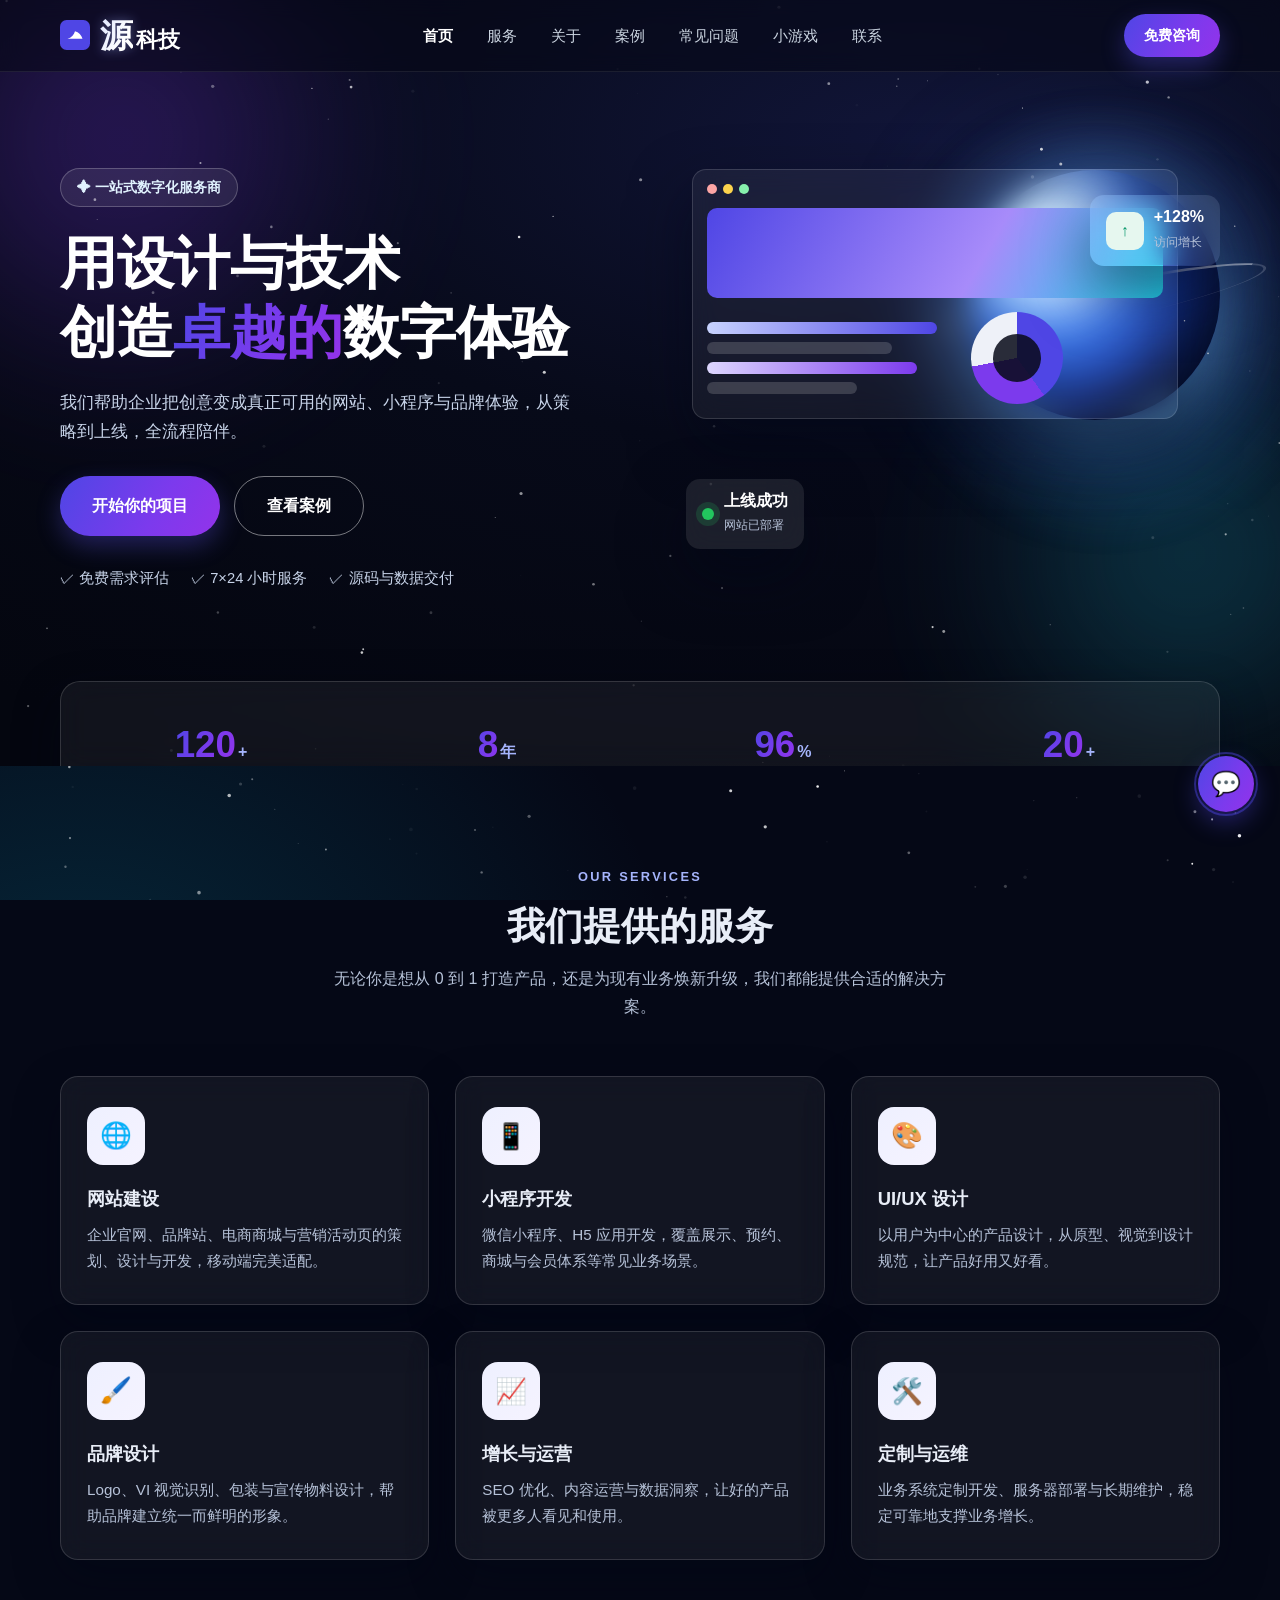
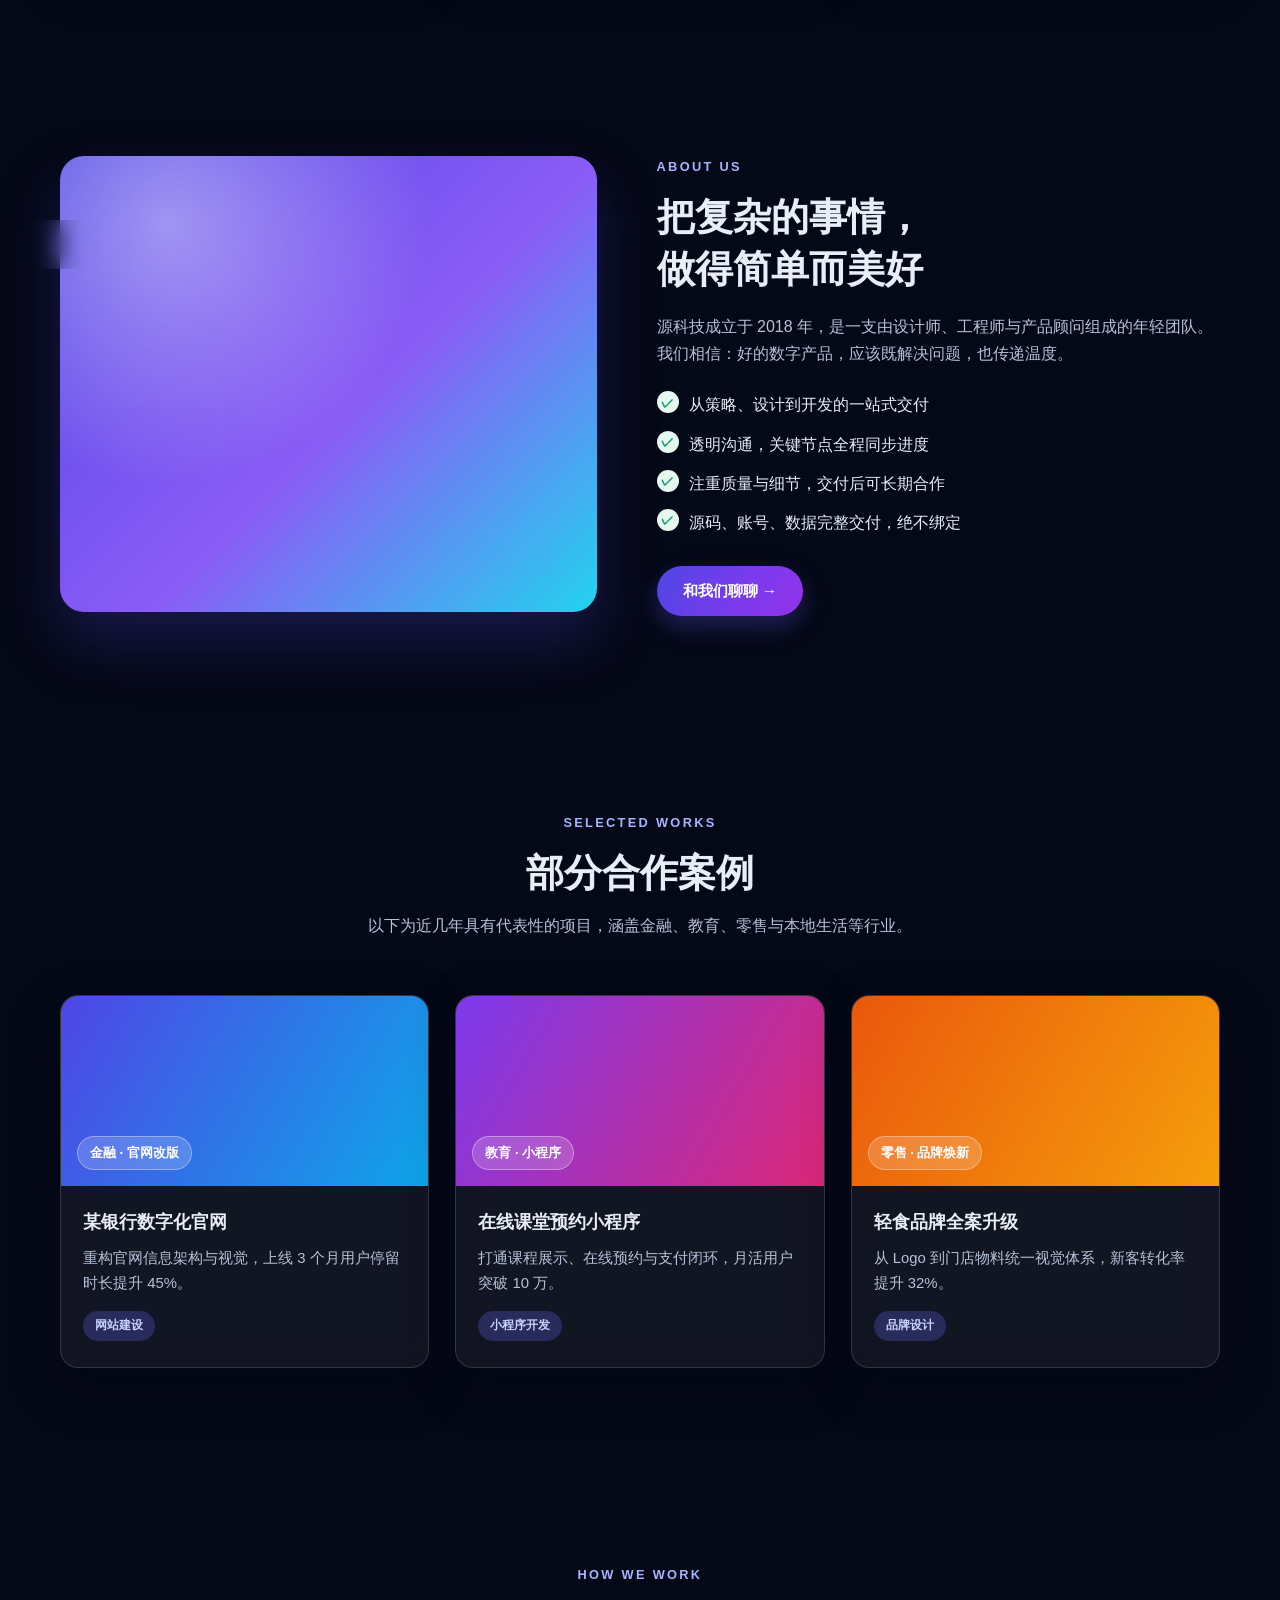
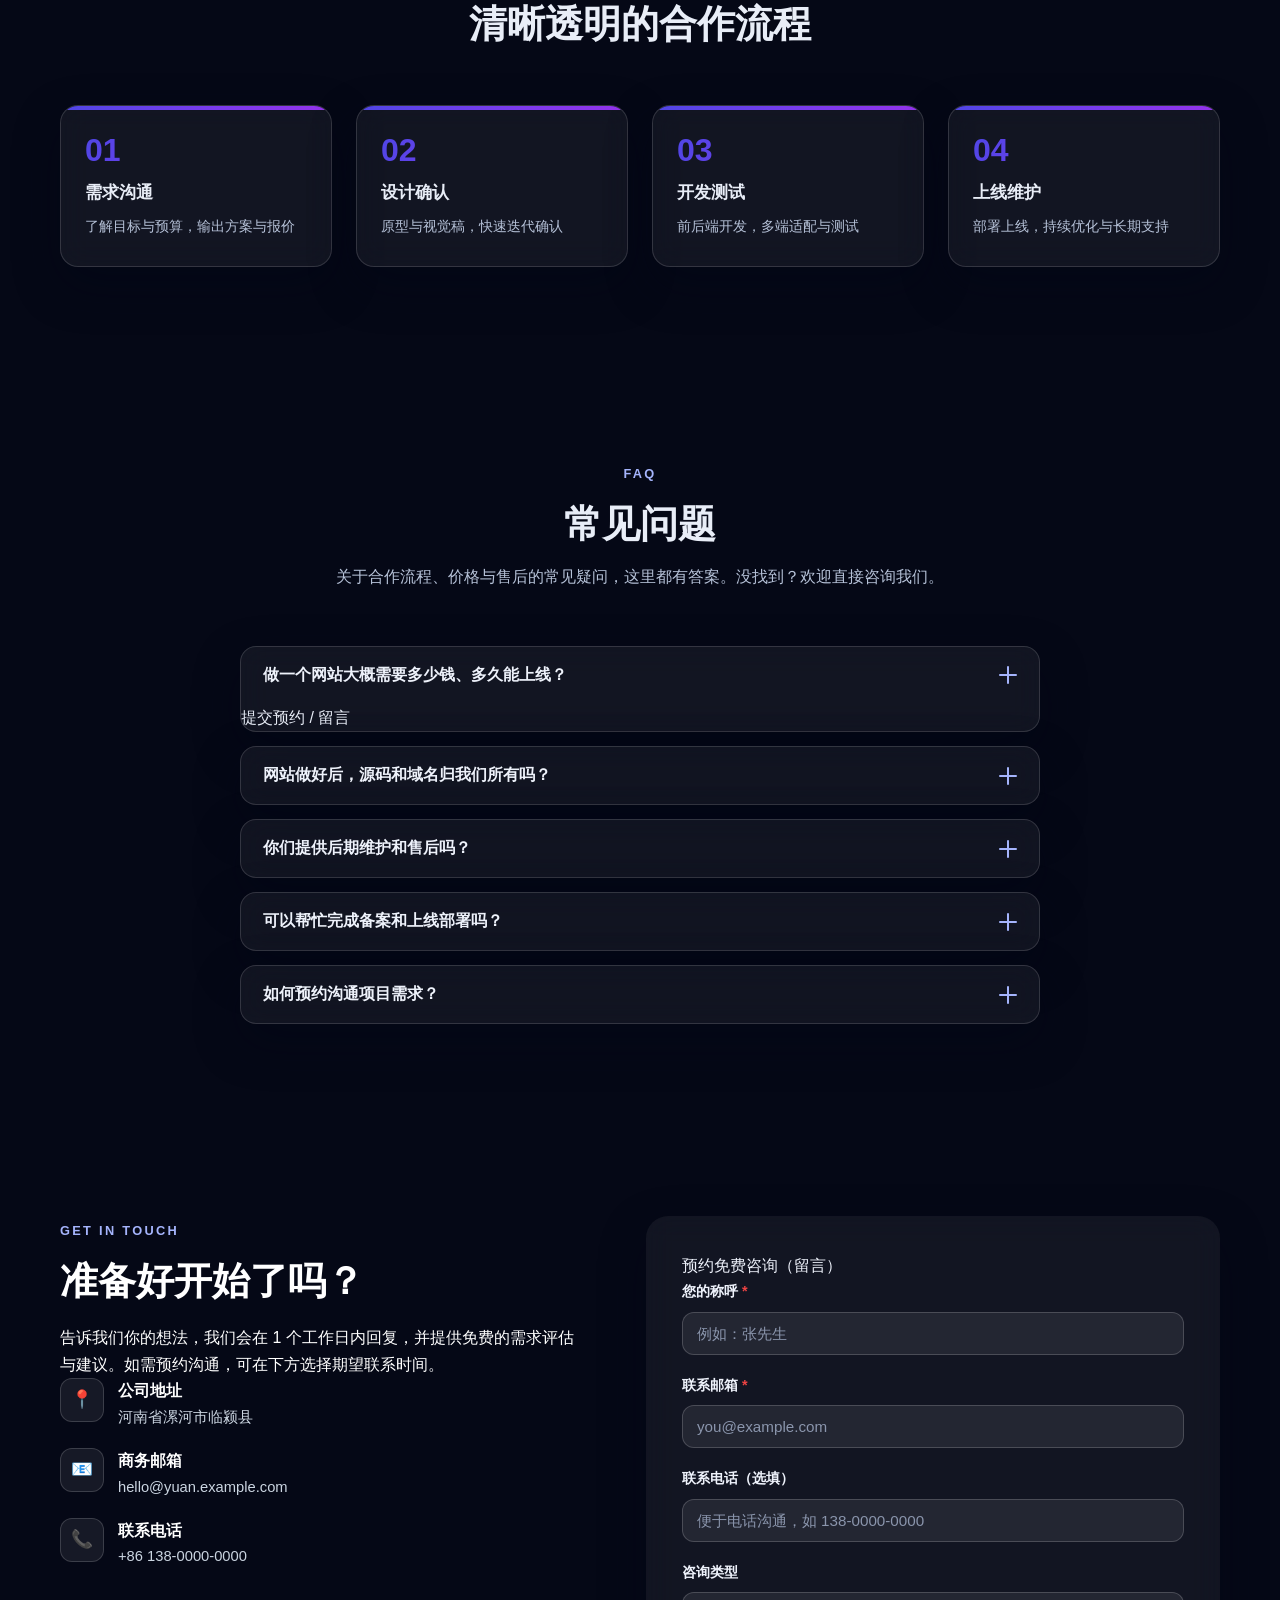
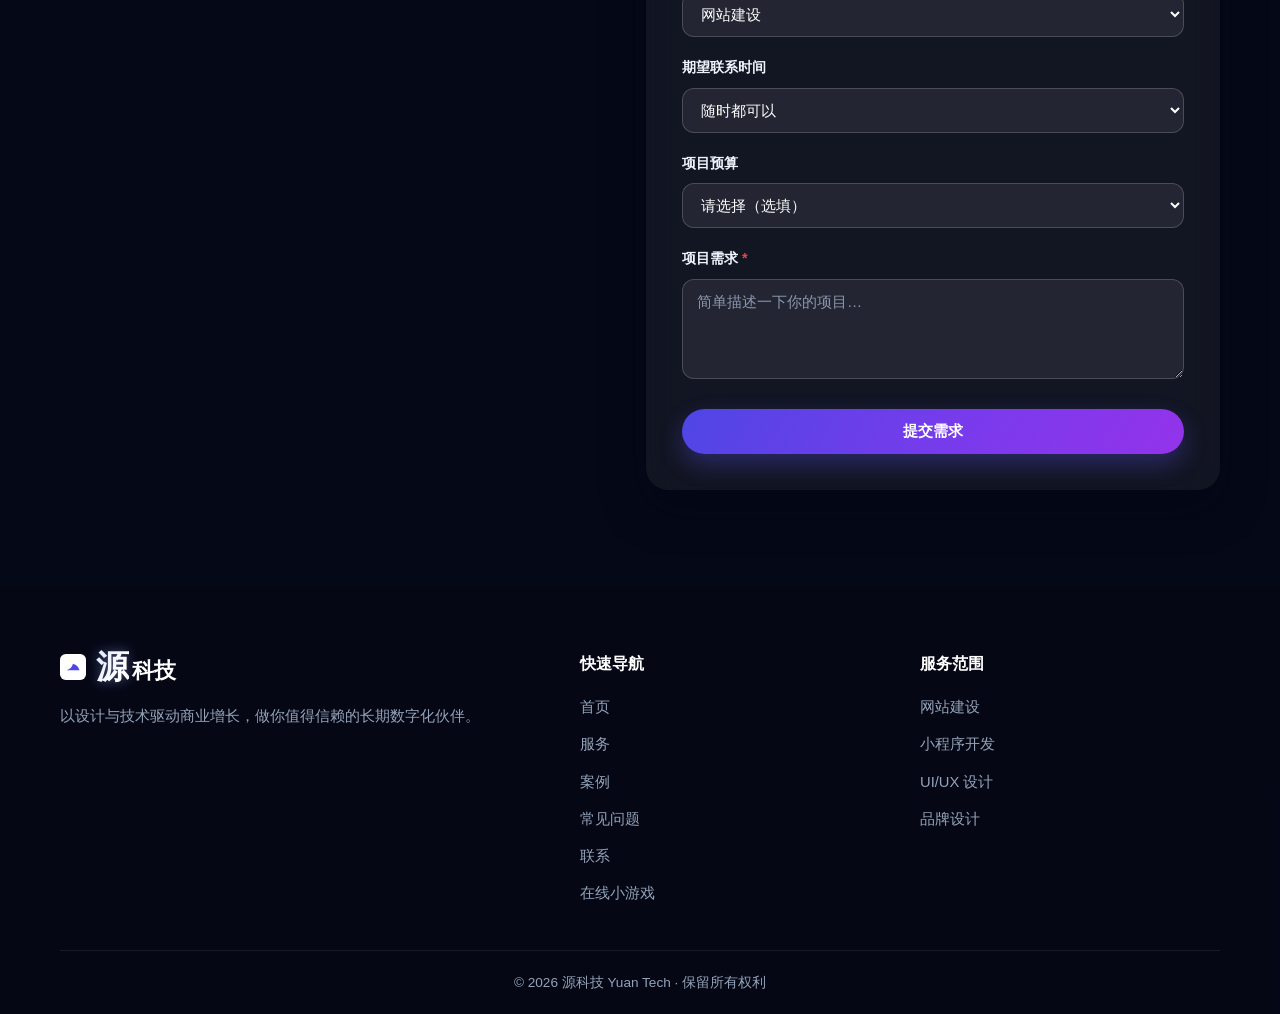
<file: index.html>
<!DOCTYPE html>
<html lang="zh-CN">
<head>
  <meta charset="UTF-8" />
  <meta name="viewport" content="width=device-width, initial-scale=1.0" />
  <title>源科技 - 一站式数字化解决方案</title>
  <meta name="description" content="源科技为企业提供网站建设、小程序开发、UI/UX 设计与品牌设计等一站式数字化服务。" />
  <link rel="icon" href="data:image/svg+xml,%3Csvg xmlns='http://www.w3.org/2000/svg' viewBox='0 0 64 64'%3E%3Crect width='64' height='64' rx='14' fill='%234f46e5'/%3E%3Cpath d='M16 40c8-2 14-8 16-16 8 2 14 8 16 16H16z' fill='white'/%3E%3C/svg%3E" />
  <link rel="stylesheet" href="css/style.css" />
</head>
<body>
  <canvas id="bgStars" aria-hidden="true"></canvas>

  <!-- 导航栏 -->
  <header class="site-header" id="siteHeader">
    <nav class="nav container" aria-label="主导航">
      <a class="brand" href="#home" aria-label="源科技首页">
        <span class="brand-logo" aria-hidden="true">
          <svg viewBox="0 0 64 64" width="30" height="30"><rect width="64" height="64" rx="14" fill="#4f46e5"/><path d="M16 40c8-2 14-8 16-16 8 2 14 8 16 16H16z" fill="white"/></svg>
        </span>
        <span class="brand-name"><b class="brand-mark">源</b>科技</span>
      </a>

      <ul class="nav-links" id="navLinks">
        <li><a class="nav-link is-active" href="#home">首页</a></li>
        <li><a class="nav-link" href="#services">服务</a></li>
        <li><a class="nav-link" href="#about">关于</a></li>
        <li><a class="nav-link" href="#works">案例</a></li>
        <li><a class="nav-link" href="#faq">常见问题</a></li>
        <li><a class="nav-link" href="game.html">小游戏</a></li>
        <li><a class="nav-link" href="#contact">联系</a></li>
      </ul>

      <a class="btn btn-primary nav-cta" href="#contact">免费咨询</a>

      <button class="nav-toggle" id="navToggle" aria-label="打开菜单" aria-expanded="false" aria-controls="navLinks">
        <span></span><span></span><span></span>
      </button>
    </nav>
  </header>

  <main>
    <!-- 首屏 Hero -->
    <section class="hero hero-space" id="home">
      <div class="hero-bg" aria-hidden="true">
        <span class="nebula nebula-1"></span>
        <span class="nebula nebula-2"></span>
        <span class="planet-glow"></span>
        <span class="planet"></span>
        <canvas class="starfield" id="starfield" aria-hidden="true"></canvas>
        <span class="shooting-star" aria-hidden="true"></span>
      </div>
      <div class="container hero-inner">
        <div class="hero-copy reveal">
          <span class="badge">✦ 一站式数字化服务商</span>
          <h1>用设计与技术<br />创造<span class="grad-text">卓越的</span>数字体验</h1>
          <p class="hero-sub">我们帮助企业把创意变成真正可用的网站、小程序与品牌体验，从策略到上线，全流程陪伴。</p>
          <div class="hero-actions">
            <a class="btn btn-primary btn-lg" href="#contact">开始你的项目</a>
            <a class="btn btn-ghost btn-lg" href="#works">查看案例</a>
          </div>
          <ul class="hero-points">
            <li>✓ 免费需求评估</li>
            <li>✓ 7×24 小时服务</li>
            <li>✓ 源码与数据交付</li>
          </ul>
        </div>

        <div class="hero-visual reveal" aria-hidden="true">
          <div class="mock-card mock-main">
            <div class="mock-top"><span></span><span></span><span></span></div>
            <div class="mock-hero-bar"></div>
            <div class="mock-row">
              <div class="mock-col"><i class="bar b1"></i><i class="bar b2"></i><i class="bar b3"></i><i class="bar b4"></i></div>
              <div class="mock-pie"><span></span></div>
            </div>
          </div>
          <div class="mock-card mock-float mock-float-1">
            <span class="f-icon">↑</span>
            <div><strong>+128%</strong><small>访问增长</small></div>
          </div>
          <div class="mock-card mock-float mock-float-2">
            <span class="f-dot"></span>
            <div><strong>上线成功</strong><small>网站已部署</small></div>
          </div>
        </div>
      </div>

      <!-- 数据统计 -->
      <div class="container stats-bar reveal">
        <div class="stat"><strong data-count="120">0</strong><span>+</span><p>成功交付项目</p></div>
        <div class="stat"><strong data-count="8">0</strong><span>年</span><p>行业深耕经验</p></div>
        <div class="stat"><strong data-count="96">0</strong><span>%</span><p>客户满意度</p></div>
        <div class="stat"><strong data-count="20">0</strong><span>+</span><p>专业团队成员</p></div>
      </div>
    </section>

    <!-- 服务 -->
    <section class="section" id="services">
      <div class="container">
        <div class="section-head reveal">
          <span class="kicker">OUR SERVICES</span>
          <h2>我们提供的服务</h2>
          <p>无论你是想从 0 到 1 打造产品，还是为现有业务焕新升级，我们都能提供合适的解决方案。</p>
        </div>

        <div class="grid cards-grid">
          <article class="card reveal">
            <span class="card-icon">🌐</span>
            <h3>网站建设</h3>
            <p>企业官网、品牌站、电商商城与营销活动页的策划、设计与开发，移动端完美适配。</p>
          </article>
          <article class="card reveal">
            <span class="card-icon">📱</span>
            <h3>小程序开发</h3>
            <p>微信小程序、H5 应用开发，覆盖展示、预约、商城与会员体系等常见业务场景。</p>
          </article>
          <article class="card reveal">
            <span class="card-icon">🎨</span>
            <h3>UI/UX 设计</h3>
            <p>以用户为中心的产品设计，从原型、视觉到设计规范，让产品好用又好看。</p>
          </article>
          <article class="card reveal">
            <span class="card-icon">🖌️</span>
            <h3>品牌设计</h3>
            <p>Logo、VI 视觉识别、包装与宣传物料设计，帮助品牌建立统一而鲜明的形象。</p>
          </article>
          <article class="card reveal">
            <span class="card-icon">📈</span>
            <h3>增长与运营</h3>
            <p>SEO 优化、内容运营与数据洞察，让好的产品被更多人看见和使用。</p>
          </article>
          <article class="card reveal">
            <span class="card-icon">🛠️</span>
            <h3>定制与运维</h3>
            <p>业务系统定制开发、服务器部署与长期维护，稳定可靠地支撑业务增长。</p>
          </article>
        </div>
      </div>
    </section>

    <!-- 关于 -->
    <section class="section section-alt" id="about">
      <div class="container about-grid">
        <div class="about-visual reveal">
          <div class="about-frame">
            <div class="about-illus">
              <span class="ai-card ai-1">🎯 用户洞察</span>
              <span class="ai-card ai-2">🎨 创意设计</span>
              <span class="ai-card ai-3">⚙️ 高效研发</span>
            </div>
          </div>
        </div>
        <div class="about-copy reveal">
          <span class="kicker">ABOUT US</span>
          <h2>把复杂的事情，<br />做得简单而美好</h2>
          <p>源科技成立于 2018 年，是一支由设计师、工程师与产品顾问组成的年轻团队。我们相信：好的数字产品，应该既解决问题，也传递温度。</p>
          <ul class="check-list">
            <li>从策略、设计到开发的一站式交付</li>
            <li>透明沟通，关键节点全程同步进度</li>
            <li>注重质量与细节，交付后可长期合作</li>
            <li>源码、账号、数据完整交付，绝不绑定</li>
          </ul>
          <a class="btn btn-primary" href="#contact">和我们聊聊 →</a>
        </div>
      </div>
    </section>

    <!-- 案例 -->
    <section class="section" id="works">
      <div class="container">
        <div class="section-head reveal">
          <span class="kicker">SELECTED WORKS</span>
          <h2>部分合作案例</h2>
          <p>以下为近几年具有代表性的项目，涵盖金融、教育、零售与本地生活等行业。</p>
        </div>

        <div class="grid works-grid">
          <article class="work reveal">
            <div class="work-cover cover-1"><span>金融 · 官网改版</span></div>
            <div class="work-body">
              <h3>某银行数字化官网</h3>
              <p>重构官网信息架构与视觉，上线 3 个月用户停留时长提升 45%。</p>
              <span class="tag">网站建设</span>
            </div>
          </article>
          <article class="work reveal">
            <div class="work-cover cover-2"><span>教育 · 小程序</span></div>
            <div class="work-body">
              <h3>在线课堂预约小程序</h3>
              <p>打通课程展示、在线预约与支付闭环，月活用户突破 10 万。</p>
              <span class="tag">小程序开发</span>
            </div>
          </article>
          <article class="work reveal">
            <div class="work-cover cover-3"><span>零售 · 品牌焕新</span></div>
            <div class="work-body">
              <h3>轻食品牌全案升级</h3>
              <p>从 Logo 到门店物料统一视觉体系，新客转化率提升 32%。</p>
              <span class="tag">品牌设计</span>
            </div>
          </article>
        </div>
      </div>
    </section>

    <!-- 合作流程 -->
    <section class="section section-alt" id="process">
      <div class="container">
        <div class="section-head reveal">
          <span class="kicker">HOW WE WORK</span>
          <h2>清晰透明的合作流程</h2>
        </div>
        <ol class="process-list">
          <li class="reveal"><span class="step-no">01</span><h3>需求沟通</h3><p>了解目标与预算，输出方案与报价</p></li>
          <li class="reveal"><span class="step-no">02</span><h3>设计确认</h3><p>原型与视觉稿，快速迭代确认</p></li>
          <li class="reveal"><span class="step-no">03</span><h3>开发测试</h3><p>前后端开发，多端适配与测试</p></li>
          <li class="reveal"><span class="step-no">04</span><h3>上线维护</h3><p>部署上线，持续优化与长期支持</p></li>
        </ol>
      </div>
    </section>

    <!-- 常见问题 -->
    <section class="section" id="faq">
      <div class="container">
        <div class="section-head reveal">
          <span class="kicker">FAQ</span>
          <h2>常见问题</h2>
          <p>关于合作流程、价格与售后的常见疑问，这里都有答案。没找到？欢迎直接咨询我们。</p>
        </div>
        <div class="faq-list reveal">
          <div class="faq-item">
            <button class="faq-q" aria-expanded="false"><span>做一个网站大概需要多少钱、多久能上线？</span><span class="faq-icon" aria-hidden="true"></span></button>
提交预约 / 留言
          </div>
          <div class="faq-item">
            <button class="faq-q" aria-expanded="false"><span>网站做好后，源码和域名归我们所有吗？</span><span class="faq-icon" aria-hidden="true"></span></button>
            <div class="faq-a"><p>当然。项目验收后，源码、账号与数据都会完整交付给您，域名与服务器也登记在您名下，后续可随时自由更换服务商（示例答案）。</p></div>
          </div>
          <div class="faq-item">
            <button class="faq-q" aria-expanded="false"><span>你们提供后期维护和售后吗？</span><span class="faq-icon" aria-hidden="true"></span></button>
            <div class="faq-a"><p>提供。上线后我们提供质保期免费修复，之后可按需选择月度/年度维护套餐，包括内容更新、安全加固与数据备份（示例答案）。</p></div>
          </div>
          <div class="faq-item">
            <button class="faq-q" aria-expanded="false"><span>可以帮忙完成备案和上线部署吗？</span><span class="faq-icon" aria-hidden="true"></span></button>
            <div class="faq-a"><p>可以。我们协助完成域名购买、服务器配置、ICP 备案资料提交与正式上线，全程跟进直到网站可以正常访问（示例答案）。</p></div>
          </div>
          <div class="faq-item">
            <button class="faq-q" aria-expanded="false"><span>如何预约沟通项目需求？</span><span class="faq-icon" aria-hidden="true"></span></button>
            <div class="faq-a"><p>点击页面右下角「在线咨询」可拨打电话或扫码加微信；也可以在下方表单填写需求并选择期望联系时间，我们会按约定时间主动联系您。</p></div>
          </div>
        </div>
      </div>
    </section>

    <!-- 联系 -->
    <section class="section contact-wrap" id="contact">
      <div class="container contact-grid">
        <div class="contact-info reveal">
          <span class="kicker">GET IN TOUCH</span>
          <h2>准备好开始了吗？</h2>
告诉我们你的想法，我们会在 1 个工作日内回复，并提供免费的需求评估与建议。如需预约沟通，可在下方选择期望联系时间。
          <ul class="contact-list">
            <li><span class="ci">📍</span><div><strong>公司地址</strong><p>河南省漯河市临颍县</p></div></li>
            <li><span class="ci">📧</span><div><strong>商务邮箱</strong><p>hello@yuan.example.com</p></div></li>
            <li><span class="ci">📞</span><div><strong>联系电话</strong><p>+86 138-0000-0000</p></div></li>
          </ul>
        </div>

        <form class="contact-form reveal" id="contactForm" novalidate>
预约免费咨询（留言）
          <div class="form-row">
            <label for="name">您的称呼 <em>*</em></label>
            <input type="text" id="name" name="name" placeholder="例如：张先生" required />
          </div>
          <div class="form-row">
            <label for="email">联系邮箱 <em>*</em></label>
            <input type="email" id="email" name="email" placeholder="you@example.com" required />
          </div>
          <div class="form-row">
            <label for="phone">联系电话（选填）</label>
            <input type="tel" id="phone" name="phone" placeholder="便于电话沟通，如 138-0000-0000" />
          </div>
          <div class="form-row">
            <label for="topic">咨询类型</label>
            <select id="topic" name="topic">
              <option value="网站建设">网站建设</option>
              <option value="小程序开发">小程序开发</option>
              <option value="UI/UX 设计">UI/UX 设计</option>
              <option value="品牌设计">品牌设计</option>
              <option value="其他 / 暂不确定">其他 / 暂不确定</option>
            </select>
          </div>
          <div class="form-row">
            <label for="contactTime">期望联系时间</label>
            <select id="contactTime" name="contactTime">
              <option value="随时都可以">随时都可以</option>
              <option value="工作日上午">工作日上午</option>
              <option value="工作日下午">工作日下午</option>
              <option value="晚间 19:00 后">晚间 19:00 后</option>
            </select>
          </div>
          <div class="form-row">
            <label for="budget">项目预算</label>
            <select id="budget" name="budget">
              <option value="">请选择（选填）</option>
              <option value="1">1 万元以下</option>
              <option value="2">1 - 5 万元</option>
              <option value="3">5 - 20 万元</option>
              <option value="4">20 万元以上</option>
            </select>
          </div>
          <div class="form-row">
            <label for="message">项目需求 <em>*</em></label>
            <textarea id="message" name="message" rows="4" placeholder="简单描述一下你的项目…" required></textarea>
          </div>
          <p class="form-error" id="formError" role="alert"></p>
          <p class="form-success" id="formSuccess" role="status">✅ 提交成功！我们会按您选择的联系时间尽快与您沟通（演示页面仅保存在浏览器本地，不会真实发送）。</p>
          <button class="btn btn-primary btn-block" type="submit">提交需求</button>
        </form>
      </div>
    </section>
  </main>

  <!-- 页脚 -->
  <footer class="site-footer">
    <div class="container footer-grid">
      <div>
        <a class="brand brand-light" href="#home">
          <span class="brand-logo" aria-hidden="true">
            <svg viewBox="0 0 64 64" width="26" height="26"><rect width="64" height="64" rx="14" fill="#fff"/><path d="M16 40c8-2 14-8 16-16 8 2 14 8 16 16H16z" fill="#4f46e5"/></svg>
          </span>
          <span class="brand-name"><b class="brand-mark">源</b>科技</span>
        </a>
        <p class="footer-desc">以设计与技术驱动商业增长，做你值得信赖的长期数字化伙伴。</p>
      </div>
      <div>
        <h4>快速导航</h4>
        <ul>
          <li><a href="#home">首页</a></li>
          <li><a href="#services">服务</a></li>
          <li><a href="#works">案例</a></li>
          <li><a href="#faq">常见问题</a></li>
          <li><a href="#contact">联系</a></li>
          <li><a href="game.html">在线小游戏</a></li>
        </ul>
      </div>
      <div>
        <h4>服务范围</h4>
        <ul>
          <li><a href="#services">网站建设</a></li>
          <li><a href="#services">小程序开发</a></li>
          <li><a href="#services">UI/UX 设计</a></li>
          <li><a href="#services">品牌设计</a></li>
        </ul>
      </div>
    </div>
    <div class="container footer-bottom">
      <p>© <span id="year">2026</span> 源科技 Yuan Tech · 保留所有权利</p>
    </div>
  </footer>

  <!-- 在线咨询悬浮按钮 -->
  <div class="chat-fab" id="chatFab">
    <div class="fab-panel" role="dialog" aria-label="在线咨询面板">
      <div class="fab-head">💬 在线咨询<span class="fab-close" id="fabClose" role="button" tabindex="0" aria-label="关闭">✕</span></div>
      <a class="fab-action" href="tel:+8613800000000">
        <span class="fa-ic">📞</span>
        <span class="fa-text"><strong>电话咨询</strong><small>138-0000-0000（示例）</small></span>
      </a>
      <button type="button" class="fab-action" id="fabWechatBtn" aria-expanded="false">
        <span class="fa-ic">💬</span>
        <span class="fa-text"><strong>微信咨询</strong><small>点击展开二维码</small></span>
      </button>
      <div class="fab-qr" id="fabQr" hidden>
        <svg viewBox="0 0 120 120" width="112" height="112" aria-hidden="true">
          <rect width="120" height="120" fill="#fff"/>
          <g fill="#222">
            <rect x="8" y="8" width="36" height="36"/><rect x="14" y="14" width="24" height="24" fill="#fff"/>
            <rect x="76" y="8" width="36" height="36"/><rect x="82" y="14" width="24" height="24" fill="#fff"/>
            <rect x="8" y="76" width="36" height="36"/><rect x="14" y="82" width="24" height="24" fill="#fff"/>
            <rect x="56" y="56" width="12" height="12"/><rect x="76" y="78" width="12" height="12"/><rect x="94" y="58" width="10" height="10"/><rect x="58" y="82" width="10" height="10"/><rect x="72" y="56" width="8" height="8"/><rect x="88" y="88" width="8" height="8"/><rect x="56" y="98" width="8" height="8"/><rect x="80" y="96" width="8" height="8"/><rect x="56" y="70" width="8" height="8"/><rect x="102" y="76" width="8" height="8"/><rect x="88" y="68" width="6" height="6"/><rect x="96" y="102" width="8" height="8"/>
          </g>
        </svg>
        <p>微信扫码添加好友（占位图）</p>
        <small>把这里的占位图替换成你的微信二维码图片即可</small>
      </div>
    </div>
    <button class="fab-main" id="fabToggle" aria-expanded="false" aria-label="打开在线咨询">💬</button>
  </div>

  <button class="to-top" id="toTop" aria-label="返回顶部">↑</button>

  <script src="js/main.js"></script>
</body>
</html>
</file>
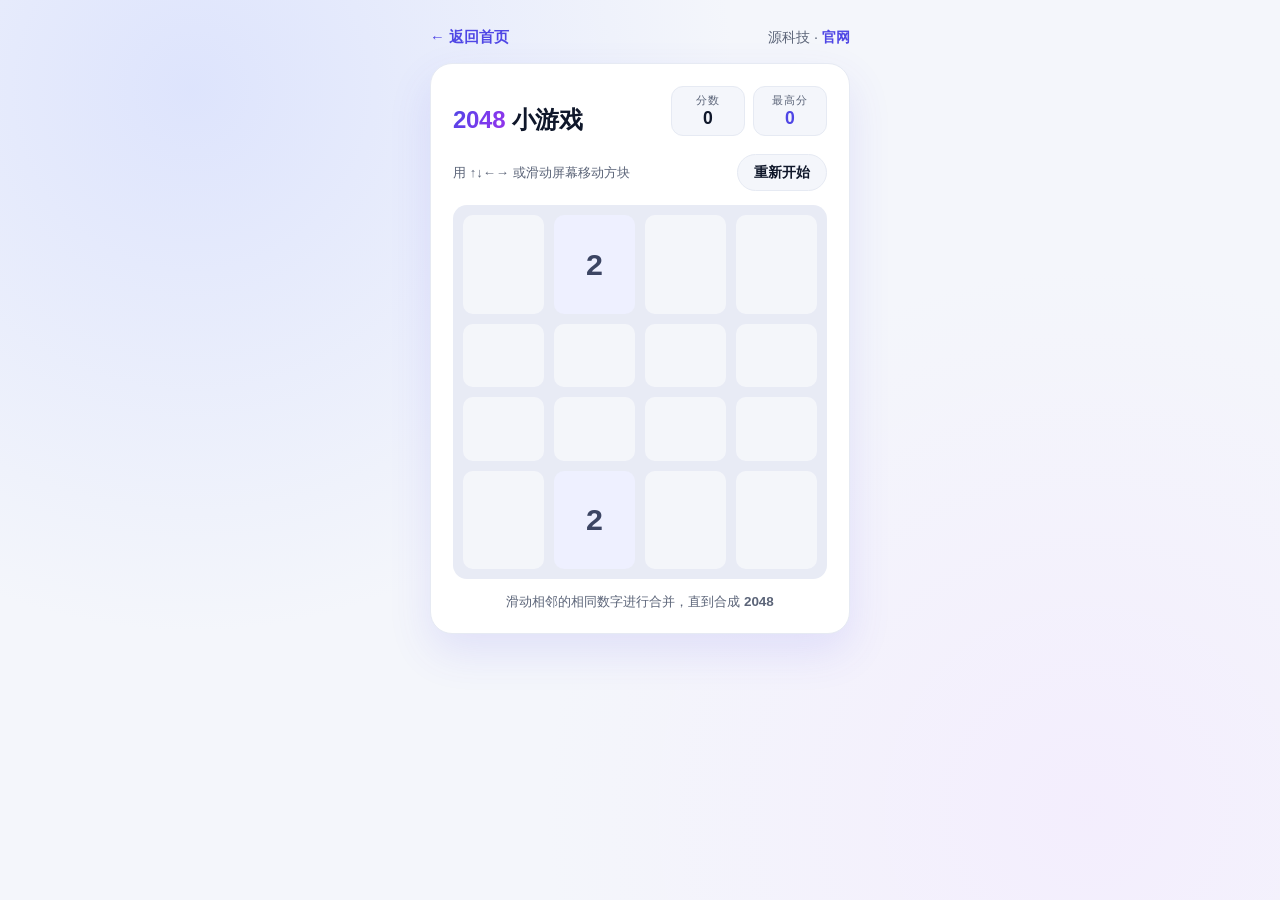
<file: game.html>
<!DOCTYPE html>
<html lang="zh-CN">
<head>
  <meta charset="UTF-8" />
  <meta name="viewport" content="width=device-width, initial-scale=1.0" />
  <title>2048 小游戏 - 源科技</title>
  <meta name="description" content="在浏览器里直接玩的 2048 小游戏，支持键盘、触屏滑动与屏幕按钮。" />
  <link rel="icon" href="data:image/svg+xml,%3Csvg xmlns='http://www.w3.org/2000/svg' viewBox='0 0 64 64'%3E%3Crect width='64' height='64' rx='14' fill='%234f46e5'/%3E%3Cpath d='M16 40c8-2 14-8 16-16 8 2 14 8 16 16H16z' fill='white'/%3E%3C/svg%3E" />
  <style>
    :root {
      --ink: #0f172a; --muted: #5b6478; --brand: #4f46e5;
      --grad: linear-gradient(120deg, #4f46e5, #7c3aed 60%, #9333ea);
      --line: #e6eaf3; --bg-soft: #f4f6fb;
      --font: "Inter", "PingFang SC", "Microsoft YaHei", -apple-system, "Segoe UI", sans-serif;
    }
    * { margin: 0; padding: 0; box-sizing: border-box; }
    body {
      font-family: var(--font);
      background:
        radial-gradient(circle at 15% 10%, rgba(199,210,254,.5), transparent 40%),
        radial-gradient(circle at 85% 90%, rgba(243,232,255,.6), transparent 40%),
        var(--bg-soft);
      min-height: 100vh;
      display: flex;
      flex-direction: column;
      align-items: center;
      padding: 28px 16px 90px;
      color: var(--ink);
    }
    .top { width: 100%; max-width: 420px; display: flex; align-items: center; justify-content: space-between; margin-bottom: 16px; }
    .back { color: var(--brand); font-weight: 600; font-size: .92rem; text-decoration: none; }
    .back:hover { text-decoration: underline; }
    .home-link { font-size: .9rem; color: var(--muted); }
    .home-link a { color: var(--brand); font-weight: 600; text-decoration: none; }
    .home-link a:hover { text-decoration: underline; }

    .card {
      width: 100%; max-width: 420px;
      background: #fff;
      border: 1px solid var(--line);
      border-radius: 22px;
      box-shadow: 0 18px 44px rgba(79,70,229,.12);
      padding: 22px;
    }
    .head { display: flex; align-items: flex-end; justify-content: space-between; gap: 12px; margin-bottom: 18px; }
    .head h1 { font-size: 1.5rem; letter-spacing: -.3px; }
    .head h1 span { background: var(--grad); -webkit-background-clip: text; background-clip: text; color: transparent; }
    .scores { display: flex; gap: 8px; }
    .score-box { background: var(--bg-soft); border: 1px solid var(--line); border-radius: 12px; padding: 6px 12px; text-align: center; min-width: 74px; }
    .score-box small { display: block; color: var(--muted); font-size: .7rem; letter-spacing: .06em; }
    .score-box strong { font-size: 1.1rem; line-height: 1.2; }
    .score-box.best strong { color: var(--brand); }
    .ctrl { display: flex; gap: 8px; align-items: center; justify-content: flex-end; margin-bottom: 14px; }
    .btn {
      border: none; border-radius: 999px; cursor: pointer;
      padding: 8px 16px; font-size: .88rem; font-weight: 600; font-family: inherit;
      color: #fff; background: var(--grad); box-shadow: 0 6px 16px rgba(99,91,255,.3);
      transition: transform .15s ease;
    }
    .btn:hover { transform: translateY(-1px); }
    .btn.ghost { background: var(--bg-soft); color: var(--ink); box-shadow: none; border: 1px solid var(--line); }

    .board-wrap { position: relative; }
    .board {
      display: grid;
      grid-template-columns: repeat(4, 1fr);
      gap: 10px;
      background: #e8ebf5;
      border-radius: 14px;
      padding: 10px;
      aspect-ratio: 1 / 1;
      user-select: none;
      touch-action: none;
    }
    .cell {
      display: grid; place-items: center;
      border-radius: 10px;
      background: rgba(255,255,255,.55);
      font-weight: 800;
      font-size: 1.9rem;
      color: #3c4563;
      transition: background .12s ease;
      overflow: hidden;
    }
    .cell[data-v="0"] { color: transparent; }
    .cell[data-v="2"]  { background: #eef0ff; }
    .cell[data-v="4"]  { background: #e0e5ff; }
    .cell[data-v="8"]  { background: #c7d2fe; color: #312e81; }
    .cell[data-v="16"] { background: #a5b4fc; color: #1e1b4b; }
    .cell[data-v="32"] { background: #818cf8; color: #fff; }
    .cell[data-v="64"] { background: #6366f1; color: #fff; }
    .cell[data-v="128"] { background: #8b5cf6; color: #fff; font-size: 1.55rem; }
    .cell[data-v="256"] { background: #7c3aed; color: #fff; font-size: 1.55rem; }
    .cell[data-v="512"] { background: #6d28d9; color: #fff; font-size: 1.4rem; }
    .cell[data-v="1024"] { background: #5b21b6; color: #fff; font-size: 1.15rem; }
    .cell[data-v="2048"] { background: linear-gradient(135deg,#f97316,#ec4899); color: #fff; font-size: 1.15rem; }
    .cell[data-v^="4"] { font-size: 1.15rem; }
    .cell[data-v="4096"], .cell[data-v="8192"], .cell[data-v="16384"] { background: #f59e0b; color: #fff; font-size: 1.05rem; }
    .cell.pop { animation: pop .18s ease; }
    @keyframes pop { 0% { transform: scale(.75); } 60% { transform: scale(1.12); } 100% { transform: scale(1); } }

    .overlay {
      position: absolute; inset: 0;
      display: none;
      flex-direction: column;
      align-items: center; justify-content: center; gap: 12px;
      background: rgba(15,23,42,.55);
      border-radius: 14px;
      color: #fff; text-align: center;
      padding: 20px;
    }
    .overlay.show { display: flex; }
    .overlay h2 { font-size: 1.7rem; }
    .overlay p { opacity: .9; font-size: .92rem; }
    .overlay .btn { font-size: 1rem; padding: 10px 22px; }

    .hint { margin-top: 14px; text-align: center; color: var(--muted); font-size: .84rem; }
    .pad {
      margin-top: 16px;
      display: none;
      grid-template-columns: repeat(3, 64px);
      grid-template-rows: repeat(2, 54px);
      gap: 8px;
      justify-content: center;
    }
    .pad button {
      border: none; border-radius: 14px; background: #fff;
      border: 1px solid var(--line); box-shadow: 0 6px 14px rgba(79,70,229,.08);
      font-size: 1.5rem; color: var(--brand); cursor: pointer; font-family: inherit;
    }
    .pad button:active { transform: scale(.94); }
    .pad .up { grid-column: 2; }
    .pad .left { grid-column: 1; grid-row: 2; }
    .pad .down { grid-column: 2; grid-row: 2; }
    .pad .right { grid-column: 3; grid-row: 2; }
    @media (hover: none) and (pointer: coarse) { .pad { display: grid; } }
    @media (max-width: 480px) { .pad { display: grid; } }
  </style>
</head>
<body>
  <div class="top">
    <a class="back" href="index.html">← 返回首页</a>
    <div class="home-link">源科技 · <a href="index.html">官网</a></div>
  </div>

  <div class="card">
    <div class="head">
      <h1><span>2048</span> 小游戏</h1>
      <div class="scores">
        <div class="score-box"><small>分数</small><strong id="score">0</strong></div>
        <div class="score-box best"><small>最高分</small><strong id="best">0</strong></div>
      </div>
    </div>
    <div class="ctrl">
      <span style="font-size:.82rem;color:var(--muted);margin-right:auto;">用 ↑↓←→ 或滑动屏幕移动方块</span>
      <button class="btn ghost" id="btnRestart">重新开始</button>
    </div>

    <div class="board-wrap">
      <div class="board" id="board" aria-label="2048 游戏棋盘"></div>
      <div class="overlay" id="overlay">
        <h2 id="ovTitle">🎉 你赢了！</h2>
        <p id="ovText">合成了 2048，太厉害了！</p>
        <button class="btn" id="ovBtn">继续游戏</button>
      </div>
    </div>
    <p class="hint">滑动相邻的相同数字进行合并，直到合成 <b>2048</b></p>

    <div class="pad" id="pad">
      <button class="up" data-dir="up" aria-label="上">↑</button>
      <button class="left" data-dir="left" aria-label="左">←</button>
      <button class="down" data-dir="down" aria-label="下">↓</button>
      <button class="right" data-dir="right" aria-label="右">→</button>
    </div>
  </div>

  <script>
    (function () {
      "use strict";
      var SIZE = 4;
      var boardEl = document.getElementById("board");
      var scoreEl = document.getElementById("score");
      var bestEl = document.getElementById("best");
      var overlay = document.getElementById("overlay");
      var ovTitle = document.getElementById("ovTitle");
      var ovText = document.getElementById("ovText");
      var ovBtn = document.getElementById("ovBtn");
      var BEST_KEY = "g2048_best_yunfan";

      var grid = [], score = 0, best = 0, won = false, over = false;
      try { best = parseInt(localStorage.getItem(BEST_KEY) || "0", 10) || 0; } catch (e) {}
      bestEl.textContent = best;

      function emptyCells() {
        var arr = [];
        for (var i = 0; i < SIZE * SIZE; i++) if (grid[i] === 0) arr.push(i);
        return arr;
      }
      function addTile() {
        var cells = emptyCells();
        if (!cells.length) return;
        var idx = cells[Math.floor(Math.random() * cells.length)];
        grid[idx] = Math.random() < 0.9 ? 2 : 4;
      }
      function slideRow(row) {
        var arr = row.filter(function (v) { return v !== 0; });
        var out = [], gained = 0;
        for (var i = 0; i < arr.length; i++) {
          if (i + 1 < arr.length && arr[i] === arr[i + 1]) {
            out.push(arr[i] * 2); gained += arr[i] * 2; i++;
          } else {
            out.push(arr[i]);
          }
        }
        while (out.length < SIZE) out.push(0);
        return { row: out, gained: gained };
      }
      function move(dir) {
        var changed = false, gained = 0, mergedAt = [];
        function getLine(r, c) {
          var line = [];
          for (var k = 0; k < SIZE; k++) {
            var i = dir === 0 ? r * SIZE + (dir === 0 ? k : 0) : 0;
            var row, col;
            if (dir === 0) { row = r; col = k; }
            else if (dir === 1) { row = r; col = SIZE - 1 - k; }
            else if (dir === 2) { row = k; col = c; }
            else { row = SIZE - 1 - k; col = c; }
            line.push(grid[row * SIZE + col]);
          }
          return line;
        }
        function setLine(r, c, line, rowIdx) {
          for (var k = 0; k < SIZE; k++) {
            var row, col;
            if (dir === 0) { row = r; col = k; }
            else if (dir === 1) { row = r; col = SIZE - 1 - k; }
            else if (dir === 2) { row = k; col = c; }
            else { row = SIZE - 1 - k; col = c; }
            var idx = row * SIZE + col;
            if (grid[idx] !== line[k]) changed = true;
            grid[idx] = line[k];
            if (dir === 2) mergedAt.push(idx);
          }
        }
        if (dir === 0 || dir === 1) {
          for (var r = 0; r < SIZE; r++) {
            var res = slideRow(getLine(r, 0));
            gained += res.gained;
            setLine(r, 0, res.row, r);
          }
        } else {
          for (var c = 0; c < SIZE; c++) {
            var res2 = slideRow(getLine(0, c));
            gained += res2.gained;
            setLine(0, c, res2.row, c);
          }
        }
        return { changed: changed, gained: gained };
      }

      function canMove() {
        for (var i = 0; i < SIZE * SIZE; i++) {
          if (grid[i] === 0) return true;
          var r = Math.floor(i / SIZE), c = i % SIZE;
          if (c + 1 < SIZE && grid[i] === grid[r * SIZE + c + 1]) return true;
          if (r + 1 < SIZE && grid[i] === grid[(r + 1) * SIZE + c]) return true;
        }
        return false;
      }

      function render(popIdx) {
        boardEl.innerHTML = "";
        for (var i = 0; i < SIZE * SIZE; i++) {
          var cell = document.createElement("div");
          cell.className = "cell";
          cell.setAttribute("data-v", grid[i]);
          if (grid[i] !== 0) cell.textContent = grid[i];
          if (popIdx && popIdx.indexOf(i) >= 0) cell.classList.add("pop");
          boardEl.appendChild(cell);
        }
        scoreEl.textContent = score;
        if (score > best) { best = score; bestEl.textContent = best; try { localStorage.setItem(BEST_KEY, best); } catch (e) {} }
      }

      function endOverlay(title, text, btnText, isWin) {
        won = isWin;
        ovTitle.textContent = title;
        ovText.textContent = text;
        ovBtn.textContent = btnText;
        overlay.classList.add("show");
      }

            function afterMove(before) {
        var pop = [];
        for (var i = 0; i < grid.length; i++) {
          if (grid[i] !== before[i] && grid[i] !== 0 && before[i] !== 0) pop.push(i);
        }
        render(pop);
        if (!won) {
          for (var j = 0; j < SIZE * SIZE; j++) {
            if (grid[j] === 2048) {
              endOverlay("🎉 你赢了！", "成功合成 2048，太厉害了！", "继续挑战", true);
              return;
            }
          }
        }
        if (!canMove()) endOverlay("😵 游戏结束", "没有可以合并的方块了", "再来一局", false);
      }

      function doMove(dir) {
        if (over) return;
        var before = grid.slice();
        var moved = move(dir);
        if (!moved.changed) return;
        score += moved.gained;
        addTile();
        afterMove(before);
      }

function restart() {
        grid = [];
        for (var i = 0; i < SIZE * SIZE; i++) grid.push(0);
        score = 0; won = false; over = false;
        overlay.classList.remove("show");
        addTile(); addTile();
        render([]);
      }

      ovBtn.addEventListener("click", function () {
        overlay.classList.remove("show");
        over = won; /* 赢了点继续：允许继续挑战；结束后点再来一局则重开 */
        if (!won) restart();
        won = false; over = false;
      });
      document.getElementById("btnRestart").addEventListener("click", restart);

      document.addEventListener("keydown", function (e) {
        var map = {
          ArrowUp: 2, ArrowDown: 3, ArrowLeft: 0, ArrowRight: 1,
          w: 2, s: 3, a: 0, d: 1, W: 2, S: 3, A: 0, D: 1
        };
        if (map[e.key] !== undefined) {
          e.preventDefault();
          doMove(map[e.key]);
        }
      });

      var tx = null, ty = null;
      boardEl.addEventListener("touchstart", function (e) {
        tx = e.touches[0].clientX; ty = e.touches[0].clientY;
      }, { passive: true });
      boardEl.addEventListener("touchend", function (e) {
        if (tx === null) return;
        var dx = e.changedTouches[0].clientX - tx;
        var dy = e.changedTouches[0].clientY - ty;
        if (Math.max(Math.abs(dx), Math.abs(dy)) < 24) return;
        if (Math.abs(dx) > Math.abs(dy)) doMove(dx > 0 ? 1 : 0);
        else doMove(dy > 0 ? 3 : 2);
        tx = null; ty = null;
      }, { passive: true });

      var pad = document.getElementById("pad");
      if (pad) {
        pad.addEventListener("click", function (e) {
          var b = e.target.closest ? e.target.closest("button[data-dir]") : null;
          if (!b) return;
          var dirMap = { up: 2, down: 3, left: 0, right: 1 };
          var d = dirMap[b.getAttribute("data-dir")];
          if (d !== undefined) doMove(d);
        });
      }

      restart();
    })();
  </script>
</body>
</html>
</file>
<file: css/style.css>
/* ========== 基础与变量 ========== */
:root {
  --bg: #ffffff;
  --bg-alt: #f4f6fb;
  --ink: #0f172a;
  --muted: #566079;
  --brand: #4f46e5;
  --brand-2: #7c3aed;
  --grad: linear-gradient(120deg, #4f46e5, #7c3aed 60%, #9333ea);
  --line: #e6eaf3;
  --radius: 18px;
  --shadow-sm: 0 6px 18px rgba(15, 23, 42, .06);
  --shadow-md: 0 16px 40px rgba(15, 23, 42, .10);
  --nav-h: 72px;
  --font: "Inter", "PingFang SC", "Microsoft YaHei", "Hiragino Sans GB", -apple-system, BlinkMacSystemFont, "Segoe UI", Roboto, sans-serif;
}

* { margin: 0; padding: 0; box-sizing: border-box; }
html { scroll-behavior: smooth; scroll-padding-top: calc(var(--nav-h) + 16px); }
body {
  font-family: var(--font);
  color: var(--ink);
  background: var(--bg);
  line-height: 1.7;
  -webkit-font-smoothing: antialiased;
  overflow-x: hidden;
}
img, svg { display: block; max-width: 100%; }
a { color: inherit; text-decoration: none; }
ul, ol { list-style: none; }
button { font-family: inherit; cursor: pointer; }

.container { width: min(1160px, 92%); margin: 0 auto; }
.section { padding: 96px 0; }
.section-alt { background: var(--bg-alt); }
.grad-text {
  background: var(--grad);
  -webkit-background-clip: text;
  background-clip: text;
  color: transparent;
}
.kicker {
  display: inline-block;
  font-size: .8rem;
  font-weight: 700;
  letter-spacing: .18em;
  color: var(--brand);
  margin-bottom: 14px;
  text-transform: uppercase;
}
.section-head { text-align: center; max-width: 640px; margin: 0 auto 56px; }
.section-head h2 { font-size: clamp(1.7rem, 3vw, 2.5rem); line-height: 1.3; margin-bottom: 14px; }
.section-head p { color: var(--muted); }

/* ========== 按钮 ========== */
.btn {
  display: inline-flex;
  align-items: center;
  justify-content: center;
  gap: 8px;
  border: none;
  border-radius: 999px;
  padding: 12px 26px;
  font-size: .95rem;
  font-weight: 600;
  transition: transform .2s ease, box-shadow .2s ease, background .2s ease, color .2s ease;
  white-space: nowrap;
}
.btn-lg { padding: 15px 32px; font-size: 1rem; }
.btn-block { width: 100%; }
.btn-primary {
  color: #fff;
  background: var(--grad);
  box-shadow: 0 10px 24px rgba(99, 91, 255, .30);
}
.btn-primary:hover { transform: translateY(-2px); box-shadow: 0 14px 30px rgba(99, 91, 255, .38); }
.btn-ghost {
  color: var(--ink);
  background: transparent;
  border: 1.5px solid #d6dcea;
}
.btn-ghost:hover { border-color: var(--brand); color: var(--brand); transform: translateY(-2px); }

/* ========== 导航栏 ========== */
.site-header {
  position: fixed;
  inset: 0 0 auto 0;
  z-index: 100;
  height: var(--nav-h);
  display: flex;
  align-items: center;
  background: rgba(255,255,255,.7);
  backdrop-filter: blur(10px);
  -webkit-backdrop-filter: blur(10px);
  border-bottom: 1px solid transparent;
  transition: background .3s ease, border-color .3s ease, box-shadow .3s ease;
}
.site-header.scrolled {
  background: rgba(255,255,255,.92);
  border-color: var(--line);
  box-shadow: 0 4px 20px rgba(15,23,42,.05);
}
.nav { display: flex; align-items: center; justify-content: space-between; gap: 20px; }
.brand { display: inline-flex; align-items: center; gap: 10px; font-weight: 800; font-size: 1.15rem; }
.brand-logo { display: inline-flex; }
.nav-links { display: flex; gap: 6px; }
.nav-link {
  position: relative;
  padding: 8px 14px;
  font-size: .95rem;
  color: #37415a;
  border-radius: 999px;
  transition: color .2s ease, background .2s ease;
}
.nav-link:hover { color: var(--brand); background: #eef0ff; }
.nav-link.is-active { color: var(--brand); font-weight: 700; }
.nav-cta { padding: 9px 20px; font-size: .9rem; }
.nav-toggle { display: none; background: none; border: none; width: 42px; height: 42px; position: relative; z-index: 5; }
.nav-toggle span {
  display: block;
  width: 22px;
  height: 2px;
  margin: 5px auto;
  background: var(--ink);
  border-radius: 2px;
  transition: transform .3s ease, opacity .3s ease;
}
.nav-toggle.open span:nth-child(1) { transform: translateY(7px) rotate(45deg); }
.nav-toggle.open span:nth-child(2) { opacity: 0; }
.nav-toggle.open span:nth-child(3) { transform: translateY(-7px) rotate(-45deg); }

/* ========== Hero ========== */
.hero { position: relative; padding: calc(var(--nav-h) + 56px) 0 0; overflow: hidden; }
.hero-bg { position: absolute; inset: 0; z-index: 0; pointer-events: none; }
.blob { position: absolute; border-radius: 50%; filter: blur(60px); opacity: .55; }
.blob-1 { width: 460px; height: 460px; background: radial-gradient(circle, #c7d2fe, transparent 70%); top: -120px; right: -80px; }
.blob-2 { width: 380px; height: 380px; background: radial-gradient(circle, #f3e8ff, transparent 70%); bottom: 60px; left: -120px; }
.grid-dots {
  position: absolute; inset: 0;
  background-image: radial-gradient(rgba(99,102,241,.16) 1.2px, transparent 1.2px);
  background-size: 26px 26px;
  -webkit-mask-image: linear-gradient(180deg, #000 20%, transparent 85%);
  mask-image: linear-gradient(180deg, #000 20%, transparent 85%);
}
.hero-inner {
  position: relative; z-index: 1;
  display: grid;
  grid-template-columns: 1.05fr .95fr;
  align-items: center;
  gap: 48px;
  padding: 40px 0 90px;
}
.badge {
  display: inline-flex;
  align-items: center;
  gap: 8px;
  padding: 7px 16px;
  font-size: .85rem;
  font-weight: 600;
  color: var(--brand);
  background: #eef0ff;
  border: 1px solid #dde1ff;
  border-radius: 999px;
  margin-bottom: 22px;
}
.hero h1 { font-size: clamp(2.1rem, 4.6vw, 3.55rem); line-height: 1.22; letter-spacing: -.5px; }
.hero-sub { margin: 20px 0 30px; font-size: 1.08rem; color: var(--muted); max-width: 30em; }
.hero-actions { display: flex; flex-wrap: wrap; gap: 14px; }
.hero-points { display: flex; flex-wrap: wrap; gap: 8px 22px; margin-top: 30px; font-size: .92rem; color: #3c455e; }
.hero-points li::before { content: ""; }

/* Hero 视觉区 */
.hero-visual { position: relative; min-height: 420px; }
.mock-card { border-radius: 14px; background: #fff; box-shadow: var(--shadow-md); }
.mock-main { width: 92%; padding: 14px; border: 1px solid var(--line); }
.mock-top { display: flex; gap: 6px; margin-bottom: 14px; }
.mock-top span { width: 10px; height: 10px; border-radius: 50%; background: #e2e6f0; }
.mock-top span:nth-child(1) { background: #fca5a5; }
.mock-top span:nth-child(2) { background: #fcd34d; }
.mock-top span:nth-child(3) { background: #86efac; }
.mock-hero-bar { height: 90px; border-radius: 10px; background: linear-gradient(120deg, #4f46e5, #a78bfa 60%, #22d3ee); margin-bottom: 14px; }
.mock-row { display: grid; grid-template-columns: 1.3fr 1fr; gap: 14px; align-items: center; }
.mock-col { display: grid; gap: 8px; }
.bar { height: 12px; border-radius: 6px; background: #eef1f8; }
.bar.b1 { width: 92%; background: linear-gradient(90deg,#c7d2fe,#4f46e5); }
.bar.b2 { width: 74%; }
.bar.b3 { width: 84%; background: linear-gradient(90deg,#ddd6fe,#7c3aed); }
.bar.b4 { width: 60%; }
.mock-pie { width: 92px; height: 92px; border-radius: 50%; background: conic-gradient(#4f46e5 0 40%, #7c3aed 40% 72%, #eef1f8 72% 100%); display: grid; place-items: center; }
.mock-pie span { width: 48px; height: 48px; border-radius: 50%; background: #fff; }
.mock-float { position: absolute; display: flex; align-items: center; gap: 10px; padding: 12px 16px; }
.mock-float strong { display: block; font-size: 1rem; line-height: 1.2; }
.mock-float small { color: var(--muted); font-size: .78rem; }
.mock-float-1 { top: 26px; right: 0; animation: floaty 5s ease-in-out infinite; }
.mock-float-2 { bottom: 40px; left: -6px; animation: floaty 6s ease-in-out 1s infinite; }
.f-icon { display: grid; place-items: center; width: 38px; height: 38px; border-radius: 10px; background: #e6f7ef; color: #059669; font-weight: 800; }
.f-dot { width: 12px; height: 12px; border-radius: 50%; background: #22c55e; box-shadow: 0 0 0 6px rgba(34,197,94,.18); }
@keyframes floaty { 0%,100% { transform: translateY(0); } 50% { transform: translateY(-12px); } }

/* 数据统计 */
.stats-bar {
  position: relative; z-index: 2;
  display: grid;
  grid-template-columns: repeat(4, 1fr);
  gap: 10px;
  background: #fff;
  border: 1px solid var(--line);
  border-radius: 20px;
  box-shadow: var(--shadow-md);
  padding: 26px 12px;
  transform: translateY(50%);
  margin-bottom: -70px;
}
.stat { text-align: center; padding: 6px; }
.stat strong { font-size: clamp(1.7rem, 3vw, 2.3rem); font-weight: 800; background: var(--grad); -webkit-background-clip: text; background-clip: text; color: transparent; }
.stat > span { font-size: 1rem; font-weight: 700; color: var(--brand); margin-left: 2px; }
.stat p { color: var(--muted); font-size: .9rem; margin-top: 2px; }

/* ========== 服务卡片 ========== */
.cards-grid { grid-template-columns: repeat(3, 1fr); }
.card {
  background: #fff;
  border: 1px solid var(--line);
  border-radius: var(--radius);
  padding: 30px 26px;
  transition: transform .25s ease, box-shadow .25s ease, border-color .25s ease;
}
.card:hover { transform: translateY(-6px); box-shadow: var(--shadow-md); border-color: transparent; }
.card-icon {
  display: grid; place-items: center;
  width: 58px; height: 58px;
  font-size: 1.6rem;
  border-radius: 16px;
  background: linear-gradient(135deg, #eef0ff, #f5f3ff);
  margin-bottom: 18px;
}
.card h3 { font-size: 1.15rem; margin-bottom: 8px; }
.card p { color: var(--muted); font-size: .95rem; }

/* ========== 关于 ========== */
.about-grid { display: grid; grid-template-columns: 1fr 1.05fr; gap: 60px; align-items: center; }
.about-visual { position: relative; }
.about-frame {
  position: relative;
  aspect-ratio: 4 / 3.4;
  border-radius: 24px;
  background:
    radial-gradient(circle at 20% 15%, rgba(255,255,255,.4), transparent 45%),
    linear-gradient(135deg, #4f46e5, #8b5cf6 55%, #22d3ee);
  box-shadow: 0 30px 60px rgba(79,70,229,.25);
}
.about-illus { position: absolute; inset: 0; }
.ai-card {
  position: absolute;
  background: #fff;
  padding: 12px 18px;
  border-radius: 14px;
  font-weight: 600;
  font-size: .92rem;
  box-shadow: var(--shadow-md);
  animation: floaty 5.5s ease-in-out infinite;
}
.ai-1 { top: 14%; left: -8%; }
.ai-2 { top: 55%; left: 12%; animation-delay: .6s; }
.ai-3 { bottom: 8%; right: 8%; animation-delay: 1.2s; }
.about-copy h2 { font-size: clamp(1.7rem, 3vw, 2.4rem); line-height: 1.35; margin-bottom: 18px; }
.about-copy > p { color: var(--muted); margin-bottom: 24px; }
.check-list { margin-bottom: 30px; display: grid; gap: 12px; }
.check-list li { position: relative; padding-left: 32px; }
.check-list li::before {
  content: "✓";
  position: absolute; left: 0; top: 0;
  display: grid; place-items: center;
  width: 22px; height: 22px;
  border-radius: 50%;
  background: #e6f7ef; color: #059669;
  font-size: .8rem; font-weight: 800;
}

/* ========== 案例 ========== */
.works-grid { grid-template-columns: repeat(3, 1fr); }
.work {
  background: #fff;
  border: 1px solid var(--line);
  border-radius: var(--radius);
  overflow: hidden;
  transition: transform .25s ease, box-shadow .25s ease;
}
.work:hover { transform: translateY(-6px); box-shadow: var(--shadow-md); }
.work-cover {
  height: 190px;
  display: flex;
  align-items: flex-end;
  padding: 16px;
  background-size: 200% 200%;
  animation: gradientMove 8s ease infinite;
}
@keyframes gradientMove { 0%,100% { background-position: 0% 50%; } 50% { background-position: 100% 50%; } }
.cover-1 { background-image: linear-gradient(120deg, #4f46e5, #0ea5e9, #22d3ee); }
.cover-2 { background-image: linear-gradient(120deg, #7c3aed, #db2777, #f472b6); }
.cover-3 { background-image: linear-gradient(120deg, #ea580c, #f59e0b, #84cc16); }
.work-cover span {
  color: #fff;
  font-size: .8rem;
  font-weight: 600;
  background: rgba(255,255,255,.18);
  border: 1px solid rgba(255,255,255,.35);
  padding: 5px 12px;
  border-radius: 999px;
  backdrop-filter: blur(4px);
}
.work-body { padding: 22px 22px 26px; }
.work-body h3 { font-size: 1.1rem; margin-bottom: 8px; }
.work-body p { color: var(--muted); font-size: .93rem; margin-bottom: 14px; }
.tag { display: inline-block; font-size: .78rem; font-weight: 600; color: var(--brand); background: #eef0ff; padding: 4px 12px; border-radius: 999px; }

/* ========== 流程 ========== */
.process-list {
  display: grid;
  grid-template-columns: repeat(4, 1fr);
  gap: 24px;
  counter-reset: step;
}
.process-list li {
  position: relative;
  background: #fff;
  border: 1px solid var(--line);
  border-radius: var(--radius);
  padding: 28px 24px;
  overflow: hidden;
}
.process-list li::after {
  content: "";
  position: absolute; inset: 0 0 auto 0;
  height: 4px;
  background: var(--grad);
}
.step-no {
  display: block;
  font-size: 2rem;
  font-weight: 800;
  background: var(--grad);
  -webkit-background-clip: text;
  background-clip: text;
  color: transparent;
  margin-bottom: 12px;
  line-height: 1;
}
.process-list h3 { font-size: 1.08rem; margin-bottom: 6px; }
.process-list p { color: var(--muted); font-size: .9rem; }

/* ========== 联系 ========== */
.contact-wrap {
  background:
    radial-gradient(circle at 85% 15%, rgba(124,58,237,.35), transparent 45%),
    radial-gradient(circle at 10% 90%, rgba(34,211,238,.18), transparent 45%),
    linear-gradient(135deg, #0f172a, #1e1b4b);
  color: #fff;
}
.contact-grid {
  display: grid;
  grid-template-columns: 1fr 1.1fr;
  gap: 64px;
  align-items: start;
}
.contact-info .kicker { color: #a5b4fc; }
.contact-info h2 { font-size: clamp(1.8rem, 3vw, 2.5rem); margin-bottom: 18px; line-height: 1.3; }
.contact-info > p { color: #cbd5e1; margin-bottom: 34px; }
.contact-list { display: grid; gap: 18px; }
.contact-list li { display: flex; gap: 14px; align-items: flex-start; }
.ci {
  flex: 0 0 auto;
  display: grid; place-items: center;
  width: 44px; height: 44px;
  border-radius: 12px;
  background: rgba(255,255,255,.08);
  border: 1px solid rgba(255,255,255,.14);
  font-size: 1.1rem;
}
.contact-list strong { display: block; font-size: .98rem; }
.contact-list p { color: #b6c2d6; font-size: .92rem; }

.contact-form {
  background: #fff;
  color: var(--ink);
  border-radius: 22px;
  padding: 36px;
  box-shadow: 0 30px 70px rgba(0,0,0,.3);
}
.contact-form h3 { font-size: 1.35rem; margin-bottom: 24px; }
.form-row { margin-bottom: 18px; }
.form-row label { display: block; font-size: .9rem; font-weight: 600; margin-bottom: 8px; }
.form-row label em { color: #ef4444; font-style: normal; }
.form-row input,
.form-row select,
.form-row textarea {
  width: 100%;
  padding: 12px 14px;
  border: 1.5px solid #e2e6f0;
  border-radius: 12px;
  font-family: inherit;
  font-size: .95rem;
  color: var(--ink);
  background: #fafbfe;
  transition: border-color .2s ease, box-shadow .2s ease, background .2s ease;
}
.form-row input:focus,
.form-row select:focus,
.form-row textarea:focus {
  outline: none;
  border-color: var(--brand);
  box-shadow: 0 0 0 4px rgba(79,70,229,.12);
  background: #fff;
}
.form-row textarea { resize: vertical; min-height: 100px; }
.form-error { display: none; color: #dc2626; font-size: .9rem; margin: 0 0 14px; }
.form-error.show { display: block; }
.form-success { display: none; color: #059669; font-size: .95rem; font-weight: 600; background: #e7f8f0; border: 1px solid #b7ecd4; padding: 12px 14px; border-radius: 12px; margin: 0 0 16px; }
.form-success.show { display: block; }
.contact-form .btn { margin-top: 4px; }

/* ========== 页脚 ========== */
.site-footer { background: #0b1020; color: #94a3b8; padding: 64px 0 0; }
.footer-grid {
  display: grid;
  grid-template-columns: 1.6fr 1fr 1fr;
  gap: 40px;
  padding-bottom: 44px;
}
.brand-light { color: #fff; }
.footer-desc { margin-top: 16px; font-size: .92rem; max-width: 30em; }
.site-footer h4 { color: #fff; font-size: 1rem; margin-bottom: 16px; }
.site-footer ul { display: grid; gap: 10px; }
.site-footer ul a { font-size: .92rem; transition: color .2s ease; }
.site-footer ul a:hover { color: #a5b4fc; }
.footer-bottom {
  border-top: 1px solid rgba(255,255,255,.08);
  padding: 20px 0;
  font-size: .85rem;
  text-align: center;
}

/* ========== 返回顶部 ========== */
.to-top {
  position: fixed;
  right: 24px;
  bottom: 24px;
  z-index: 90;
  width: 46px; height: 46px;
  border: none;
  border-radius: 50%;
  color: #fff;
  background: var(--grad);
  box-shadow: 0 10px 24px rgba(79,70,229,.35);
  font-size: 1.2rem;
  opacity: 0;
  visibility: hidden;
  transform: translateY(10px);
  transition: opacity .3s ease, transform .3s ease, visibility .3s;
}
.to-top.show { opacity: 1; visibility: visible; transform: translateY(0); }
.to-top:hover { transform: translateY(-3px); }

/* ========== 通用栅格 ========== */
.grid { display: grid; gap: 26px; }

/* ========== 滚动显现动画 ========== */
.reveal { opacity: 0; transform: translateY(26px); transition: opacity .7s ease, transform .7s ease; }
.reveal.in { opacity: 1; transform: none; }

/* ========== 响应式 ========== */
@media (max-width: 960px) {
  .section { padding: 76px 0; }
  .hero-inner { grid-template-columns: 1fr; gap: 40px; padding-bottom: 80px; }
  .hero-visual { min-height: 360px; max-width: 520px; }
  .cards-grid, .works-grid { grid-template-columns: repeat(2, 1fr); }
  .about-grid { grid-template-columns: 1fr; gap: 48px; }
  .about-frame { max-width: 560px; }
  .process-list { grid-template-columns: repeat(2, 1fr); }
  .contact-grid { grid-template-columns: 1fr; gap: 48px; }

  .nav-links {
    position: fixed;
    top: var(--nav-h);
    left: 0; right: 0;
    flex-direction: column;
    background: #fff;
    border-bottom: 1px solid var(--line);
    box-shadow: var(--shadow-md);
    padding: 18px 6vw 26px;
    gap: 4px;
    transform: translateY(-8px);
    opacity: 0;
    visibility: hidden;
    transition: opacity .25s ease, transform .25s ease, visibility .25s;
  }
  .nav-links.open { opacity: 1; visibility: visible; transform: none; }
  .nav-link { display: block; padding: 12px 14px; font-size: 1rem; }
  .nav-toggle { display: block; }
  .nav-cta { display: none; }
}

@media (max-width: 640px) {
  .section { padding: 60px 0; }
  .hero { padding-top: calc(var(--nav-h) + 34px); }
  .hero-actions .btn { width: 100%; }
  .hero-visual { min-height: 320px; }
  .stats-bar { grid-template-columns: repeat(2, 1fr); row-gap: 20px; }
  .cards-grid, .works-grid { grid-template-columns: 1fr; }
  .process-list { grid-template-columns: 1fr; }
  .footer-grid { grid-template-columns: 1fr; gap: 28px; }
  .contact-form { padding: 26px 22px; }
  .ai-1 { left: 0; }
  .mock-float-2 { left: 0; }
  .to-top { right: 16px; bottom: 16px; }
}

/* 减少动画偏好 */
@media (prefers-reduced-motion: reduce) {
  html { scroll-behavior: auto; }
  *, *::before, *::after { animation-duration: .01ms !important; animation-iteration-count: 1 !important; transition-duration: .01ms !important; }
  .reveal { opacity: 1; transform: none; }
}

/* ========== FAQ 常见问题 ========== */
.faq-list { max-width: 800px; margin: 0 auto; display: grid; gap: 14px; }
.faq-item {
  background: #fff;
  border: 1px solid var(--line);
  border-radius: 16px;
  overflow: hidden;
  transition: border-color .2s ease, box-shadow .2s ease;
}
.faq-item.open { border-color: #dde1ff; box-shadow: var(--shadow-sm); }
.faq-q {
  width: 100%;
  display: flex;
  align-items: center;
  justify-content: space-between;
  gap: 16px;
  padding: 18px 22px;
  background: none;
  border: none;
  text-align: left;
  font-size: 1rem;
  font-weight: 600;
  color: var(--ink);
}
.faq-icon { position: relative; flex: 0 0 auto; width: 18px; height: 18px; }
.faq-icon::before,
.faq-icon::after {
  content: "";
  position: absolute;
  background: var(--brand);
  border-radius: 2px;
  transition: transform .25s ease, opacity .25s ease;
}
.faq-icon::before { left: 0; top: 8px; width: 18px; height: 2px; }
.faq-icon::after { left: 8px; top: 0; width: 2px; height: 18px; }
.faq-item.open .faq-icon::after { transform: rotate(90deg); opacity: 0; }
.faq-a { max-height: 0; overflow: hidden; transition: max-height .35s ease; }
.faq-a p { padding: 0 22px 20px; color: var(--muted); font-size: .94rem; }

/* ========== 在线咨询悬浮按钮 ========== */
.chat-fab { position: fixed; right: 26px; bottom: 88px; z-index: 95; }
.fab-main {
  width: 56px; height: 56px;
  border: none;
  border-radius: 50%;
  color: #fff;
  background: var(--grad);
  box-shadow: 0 10px 24px rgba(79, 70, 229, .4);
  font-size: 1.5rem;
  display: grid;
  place-items: center;
  cursor: pointer;
  transition: transform .2s ease, box-shadow .2s ease;
  position: relative;
}
.fab-main:hover { transform: translateY(-3px) scale(1.05); box-shadow: 0 16px 30px rgba(79, 70, 229, .5); }
.fab-main::after {
  content: "";
  position: absolute;
  inset: -4px;
  border-radius: 50%;
  border: 2px solid rgba(79, 70, 229, .45);
  animation: fabPulse 2.4s ease-out infinite;
}
@keyframes fabPulse {
  0% { transform: scale(.85); opacity: .9; }
  70% { transform: scale(1.35); opacity: 0; }
  100% { transform: scale(1.35); opacity: 0; }
}
.fab-panel {
  position: absolute;
  right: 0;
  bottom: calc(100% + 18px);
  width: 286px;
  background: #fff;
  border: 1px solid var(--line);
  border-radius: 18px;
  box-shadow: var(--shadow-md);
  padding: 14px;
  opacity: 0;
  visibility: hidden;
  transform: translateY(10px);
  transition: opacity .25s ease, transform .25s ease, visibility .25s;
}
.chat-fab.open .fab-panel { opacity: 1; visibility: visible; transform: none; }
.fab-head {
  display: flex;
  align-items: center;
  justify-content: space-between;
  font-weight: 700;
  font-size: .98rem;
  padding: 4px 4px 12px;
}
.fab-close {
  cursor: pointer;
  color: #9aa3b8;
  font-size: 1rem;
  line-height: 1;
  padding: 4px 6px;
  border-radius: 8px;
}
.fab-close:hover { color: var(--ink); background: #f1f3f9; }
.fab-action {
  display: flex;
  align-items: center;
  gap: 12px;
  width: 100%;
  text-align: left;
  padding: 10px;
  border: none;
  border-radius: 12px;
  background: transparent;
  font-family: inherit;
  color: var(--ink);
  transition: background .2s ease;
}
.fab-action:hover { background: #eef0ff; }
.fa-ic {
  flex: 0 0 auto;
  display: grid;
  place-items: center;
  width: 40px; height: 40px;
  border-radius: 12px;
  background: #eef0ff;
  font-size: 1.15rem;
}
.fa-text strong { display: block; font-size: .93rem; line-height: 1.3; }
.fa-text small { color: var(--muted); font-size: .78rem; }
.fab-qr {
  margin-top: 6px;
  padding-top: 12px;
  border-top: 1px dashed var(--line);
  text-align: center;
}
.fab-qr svg { margin: 6px auto 8px; border: 1px solid var(--line); border-radius: 10px; }
.fab-qr p { font-size: .86rem; font-weight: 600; }
.fab-qr small { color: var(--muted); font-size: .76rem; }

@media (max-width: 640px) {
  .chat-fab { right: 16px; bottom: 82px; }
  .fab-panel { width: min(286px, calc(100vw - 40px)); }
}

/* ========== 深空科幻 Hero（Planet 主题，灵感来自 MotionSites planet-bg） ========== */
.hero-space {
  background: radial-gradient(120% 90% at 72% 18%, #111538 0%, #070a19 46%, #04060f 100%);
  color: #fff;
}
.hero-space .hero-bg { overflow: hidden; }
.nebula { position: absolute; border-radius: 50%; filter: blur(70px); }
.nebula-1 { width: 560px; height: 560px; left: -160px; top: -140px; background: radial-gradient(circle, rgba(124,58,237,.5), transparent 70%); opacity: .7; }
.nebula-2 { width: 500px; height: 500px; right: -160px; bottom: -40px; background: radial-gradient(circle, rgba(34,211,238,.32), transparent 70%); opacity: .8; }
.planet-glow {
  position: absolute;
  width: 460px; height: 460px;
  right: -60px; top: 90px;
  border-radius: 50%;
  background: radial-gradient(circle, rgba(125,211,252,.4), rgba(59,130,246,.14) 42%, transparent 70%);
  filter: blur(10px);
  animation: glowPulse 6s ease-in-out infinite;
}
@keyframes glowPulse { 0%,100% { opacity:.75; transform: scale(1); } 50% { opacity:1; transform: scale(1.05); } }
.planet {
  position: absolute;
  width: 250px; height: 250px;
  right: 60px; top: 170px;
  border-radius: 50%;
  background:
    radial-gradient(circle at 32% 28%, rgba(255,255,255,.9), rgba(255,255,255,0) 42%),
    radial-gradient(circle at 30% 30%, #7dd3fc 0%, #3b82f6 30%, #1d4ed8 58%, #0f172a 100%);
  box-shadow:
    inset -30px -22px 70px rgba(2,6,23,.85),
    0 0 70px rgba(96,165,250,.5),
    0 0 140px rgba(96,165,250,.25);
}
.planet::after {
  content: "";
  position: absolute;
  left: -20%; right: -20%; top: 46%;
  height: 14%;
  border-radius: 50%;
  border-top: 3px solid rgba(226,232,240,.55);
  border-right: 3px solid rgba(226,232,240,.2);
  transform: rotate(-12deg);
}
.starfield { position: absolute; inset: 0; width: 100%; height: 100%; }
.shooting-star {
  position: absolute;
  width: 150px; height: 2px;
  left: 16%; top: 12%;
  background: linear-gradient(90deg, #fff, transparent);
  border-radius: 2px;
  transform: rotate(18deg);
  opacity: 0;
  animation: shoot 9s ease-in infinite;
}
@keyframes shoot {
  0%, 90% { opacity: 0; transform: translateX(0) translateY(0) rotate(18deg); }
  94% { opacity: 1; }
  100% { opacity: 0; transform: translateX(230px) translateY(-84px) rotate(18deg); }
}

/* 深空上的文字配色（只影响 Hero 首屏） */
.hero-space h1 { color: #fff; }
.hero-space .hero-sub { color: #c7d3e8; }
.hero-space .badge { color: #e0f2fe; background: rgba(255,255,255,.08); border-color: rgba(255,255,255,.22); }
.hero-space .hero-points { color: #c7d3e8; }
.hero-space .btn-ghost { color: #fff; border-color: rgba(255,255,255,.45); }
.hero-space .btn-ghost:hover { color: #7dd3fc; border-color: #7dd3fc; }
.hero-space .mock-card { border-color: rgba(255,255,255,.14); box-shadow: 0 26px 60px rgba(2,6,23,.5); }

@media (max-width: 1020px) {
  .planet { width: 190px; height: 190px; right: 8%; top: 210px; }
  .planet-glow { width: 340px; height: 340px; right: -40px; top: 130px; }
}
@media (max-width: 640px) {
  .hero-space .hero-visual { min-height: 320px; }
  .planet { width: 140px; height: 140px; right: -20px; top: 120px; }
  .planet-glow { width: 260px; height: 260px; right: -60px; top: 60px; }
  .nebula-1 { width: 360px; height: 360px; }
  .nebula-2 { width: 340px; height: 340px; }
  .shooting-star { display: none; }
}

/* ========== 整站深空玻璃主题（Planet 铺满全站） ========== */
html { color-scheme: dark; }
:root {
  --ink: #eef2fb;
  --muted: #b6c2d8;
  --line: rgba(255,255,255,.14);
  --brand: #a5b4fc;
  --bg: #050816;
  --bg-alt: transparent;
  --shadow-sm: 0 8px 24px rgba(0,0,0,.35);
  --shadow-md: 0 20px 50px rgba(0,0,0,.45);
}
body {
  color: #e8edf7;
  background:
    radial-gradient(1px 1px at 25px 35px, rgba(255,255,255,.8), transparent 100%),
    radial-gradient(1.4px 1.4px at 118px 92px, rgba(255,255,255,.45), transparent 100%),
    radial-gradient(1px 1px at 205px 165px, rgba(186,230,253,.7), transparent 100%),
    radial-gradient(1.2px 1.2px at 322px 46px, rgba(255,255,255,.4), transparent 100%),
    radial-gradient(1px 1px at 64px 210px, rgba(226,232,240,.6), transparent 100%),
    radial-gradient(1.2px 1.2px at 260px 260px, rgba(255,255,255,.35), transparent 100%),
    radial-gradient(1300px 900px at 82% -12%, rgba(76,29,149,.3), transparent 60%),
    radial-gradient(1000px 800px at 6% 112%, rgba(8,145,178,.2), transparent 60%),
    #050816;
  background-attachment: fixed;
  background-size: 340px 340px, 260px 260px, 300px 300px, 240px 240px, 280px 280px, 320px 320px, 100% 100%, 100% 100%, 100% 100%;
}

/* 导航 */
.site-header { background: rgba(7,9,22,.55); border-color: rgba(255,255,255,.08); }
.site-header.scrolled { background: rgba(7,9,22,.84); border-color: rgba(255,255,255,.1); }
.nav-link { color: #cbd5e1; }
.nav-link:hover { background: rgba(255,255,255,.08); color: #fff; }
.nav-link.is-active { color: #fff; }
.brand-name { color: #fff; }

/* 通用文字与元素 */
.kicker { color: #a5b4fc; }
.btn-ghost { color: #e8edf7; border-color: rgba(255,255,255,.35); }
.btn-ghost:hover { border-color: #a5b4fc; color: #a5b4fc; }
.btn-outline { color: #e8edf7; border-color: rgba(255,255,255,.3); background: rgba(255,255,255,.05); }
.btn-outline:hover { background: rgba(255,255,255,.12); color: #fff; border-color: #a5b4fc; }
.section-alt { background: transparent; }

/* 玻璃卡片：统一替换白色卡片 */
.stats-bar,
.card,
.work,
.reason,
.review,
.process-list li,
.faq-item,
.contact-form,
.mock-card {
  background: rgba(255,255,255,.055);
  border-color: rgba(255,255,255,.14);
  backdrop-filter: blur(14px);
  -webkit-backdrop-filter: blur(14px);
  box-shadow: 0 18px 46px rgba(2,6,23,.45);
}
.card:hover,
.work:hover,
.reason:hover { border-color: rgba(165,180,252,.5); }
.review blockquote { color: #dbe4f0; }
.tag { color: #c7d2fe; background: rgba(99,102,241,.28); }
.faq-q { color: #eef2fb; }
.faq-item.open { border-color: rgba(165,180,252,.55); }

/* 关于视觉区的小标签 */
.ai-card { background: rgba(255,255,255,.09); backdrop-filter: blur(12px); box-shadow: var(--shadow-md); }

/* Hero 视觉卡片内元素适配玻璃 */
.mock-float { background: rgba(255,255,255,.09); }
.bar { background: rgba(255,255,255,.16); }
.bar.b1 { background: linear-gradient(90deg,#c7d2fe,#4f46e5); }
.bar.b3 { background: linear-gradient(90deg,#ddd6fe,#7c3aed); }
.mock-pie span { background: rgba(8,10,24,.85); }
.mock-main .mock-top span:nth-child(n+4) { background: rgba(255,255,255,.2); }

/* 联系区透明化（露出星空） */
.contact-wrap { background: transparent; }
.contact-info > p { color: #cbd5e1; }
.contact-list p { color: #cbd5e1; }
.ci { background: rgba(255,255,255,.07); border-color: rgba(255,255,255,.16); }

/* 表单深色适配 */
.form-row input,
.form-row select,
.form-row textarea {
  background: rgba(255,255,255,.07);
  border-color: rgba(255,255,255,.18);
  color: #fff;
}
.form-row input::placeholder,
.form-row textarea::placeholder { color: #8b96ad; }
.form-row input:focus,
.form-row select:focus,
.form-row textarea:focus {
  background: rgba(255,255,255,.12);
  border-color: #a5b4fc;
  box-shadow: 0 0 0 4px rgba(129,140,248,.25);
}
.form-error { color: #fca5a5; }
.form-success { color: #6ee7b7; background: rgba(16,185,129,.12); border-color: rgba(52,211,153,.35); }

/* 页脚加深统一 */
.site-footer { background: #070a16; }

/* 移动端下拉菜单深色 */
@media (max-width: 960px) {
  .nav-links {
    background: rgba(8,10,24,.96);
    border-color: rgba(255,255,255,.1);
  }
}

/* ========== 全屏点缀星空（黑色区域也有星星） ========== */
#bgStars {
  position: fixed;
  inset: 0;
  width: 100%;
  height: 100%;
  z-index: -1;
  pointer-events: none;
}
body {
  background-image:
    radial-gradient(1300px 900px at 82% -12%, rgba(76,29,149,.32), transparent 60%),
    radial-gradient(1000px 800px at 6% 112%, rgba(8,145,178,.22), transparent 60%),
    linear-gradient(#050816, #050816);
  background-attachment: fixed;
  background-size: 100% 100%, 100% 100%, 100% 100%;
}
.site-footer { background: rgba(5,8,22,.6); }

/* ========== 品牌名「源」字放大突出 ========== */
.brand-name {
  display: inline-flex;
  align-items: baseline;
  font-size: 1.35rem;
  line-height: 1.2;
}
.brand-mark {
  font-style: normal;
  font-weight: 800;
  font-size: 1.55em;
  line-height: 1;
  margin-right: 3px;
  background: linear-gradient(120deg, #e0e7ff, #fff 70%);
  -webkit-background-clip: text;
  background-clip: text;
  color: transparent;
  filter: drop-shadow(0 0 6px rgba(165,180,252,.45));
}
@media (max-width: 640px) {
  .brand-name { font-size: 1.2rem; }
  .brand-mark { font-size: 1.5em; }
}
</file>
